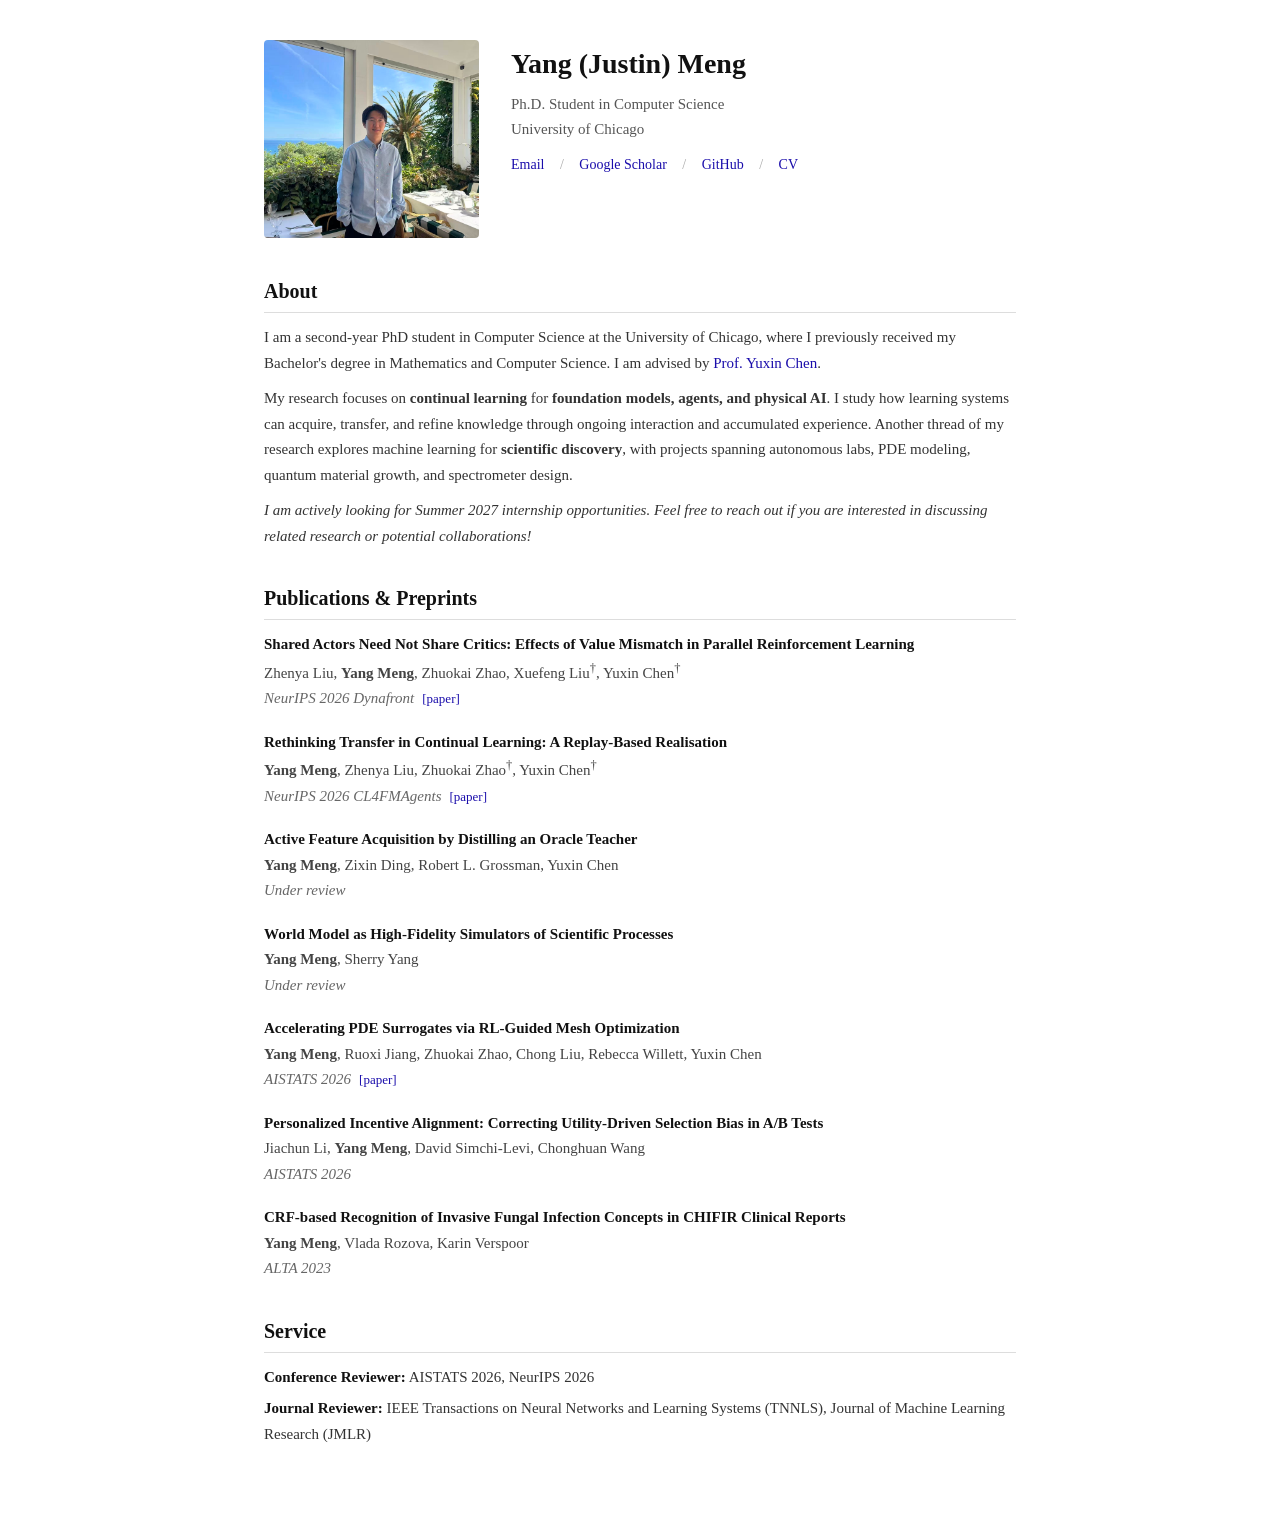
<file: index.html>
<!DOCTYPE html>
<html lang="en">
<head>
  <meta charset="UTF-8">
  <meta name="viewport" content="width=device-width, initial-scale=1.0">
  <title>Yang (Justin) Meng</title>
  <link rel="stylesheet" href="style.css">
</head>
<body>

  <div class="header">
    <div class="header-photo">
      <img src="profilev2.jpg" alt="Yang (Justin) Meng">
    </div>
    <div class="header-info">
      <h1>Yang (Justin) Meng</h1>
      <div class="subtitle">
        Ph.D. Student in Computer Science<br>
        University of Chicago
      </div>
      <div class="links">
        <a href="mailto:ymeng3@uchicago.edu">Email</a>
        <span class="sep">/</span>
        <a href="https://scholar.google.com/citations?user=q6AirxEAAAAJ&amp;hl=en">Google Scholar</a>
        <span class="sep">/</span>
        <a href="https://github.com/ymeng3">GitHub</a>
        <span class="sep">/</span>
        <a href="cv.pdf">CV</a>
      </div>
    </div>
  </div>

  <section class="bio">
    <h2>About</h2>
    <p>
      I am a second-year PhD student in Computer Science at the University of Chicago, where I previously
      received my Bachelor's degree in Mathematics and Computer Science. I am advised by
      <a href="https://yuxinchen.org/">Prof. Yuxin Chen</a>.
    </p>
    <p>
      My research focuses on <strong>continual learning</strong> for <strong>foundation models, agents, and physical AI</strong>. I
      study how learning systems can acquire, transfer, and refine knowledge through ongoing interaction
      and accumulated experience. Another thread of my research explores machine learning for
      <strong>scientific discovery</strong>, with projects spanning autonomous labs, PDE modeling, quantum material growth, and spectrometer
      design.
    </p>
    <p>
      <em>I am actively looking for Summer 2027 internship opportunities. Feel free to reach out
      if you are interested in discussing related research or potential collaborations!</em>
    </p>
  </section>

  <section>
    <h2>Publications &amp; Preprints</h2>
    <ul class="pub-list">
      <li>
        <span class="pub-title">Shared Actors Need Not Share Critics: Effects of Value Mismatch in Parallel Reinforcement Learning</span><br>
        <span class="pub-authors">Zhenya Liu, <span class="me">Yang Meng</span>, Zhuokai Zhao, Xuefeng Liu<sup>&dagger;</sup>, Yuxin Chen<sup>&dagger;</sup></span><br>
        <span class="pub-venue">NeurIPS 2026 Dynafront</span><span class="pub-links"><a href="https://www.alphaxiv.org/abs/2608.shared-actors-parallel-reinforcement-learning">[paper]</a></span>
      </li>
      <li>
        <span class="pub-title">Rethinking Transfer in Continual Learning: A Replay-Based Realisation</span><br>
        <span class="pub-authors"><span class="me">Yang Meng</span>, Zhenya Liu, Zhuokai Zhao<sup>&dagger;</sup>, Yuxin Chen<sup>&dagger;</sup></span><br>
        <span class="pub-venue">NeurIPS 2026 CL4FMAgents</span><span class="pub-links"><a href="https://arxiv.org/abs/2607.15587">[paper]</a></span>
      </li>
      <li>
        <span class="pub-title">Active Feature Acquisition by Distilling an Oracle Teacher</span><br>
        <span class="pub-authors"><span class="me">Yang Meng</span>, Zixin Ding, Robert L. Grossman, Yuxin Chen</span><br>
        <span class="pub-venue">Under review</span>
      </li>
      <li>
        <span class="pub-title">World Model as High-Fidelity Simulators of Scientific Processes</span><br>
        <span class="pub-authors"><span class="me">Yang Meng</span>, Sherry Yang</span><br>
        <span class="pub-venue">Under review</span>
      </li>
      <li>
        <span class="pub-title">Accelerating PDE Surrogates via RL-Guided Mesh Optimization</span><br>
        <span class="pub-authors"><span class="me">Yang Meng</span>, Ruoxi Jiang, Zhuokai Zhao, Chong Liu, Rebecca Willett, Yuxin Chen</span><br>
        <span class="pub-venue">AISTATS 2026</span><span class="pub-links"><a href="https://arxiv.org/abs/2603.02066">[paper]</a></span>
      </li>
      <li>
        <span class="pub-title">Personalized Incentive Alignment: Correcting Utility-Driven Selection Bias in A/B Tests</span><br>
        <span class="pub-authors">Jiachun Li, <span class="me">Yang Meng</span>, David Simchi-Levi, Chonghuan Wang</span><br>
        <span class="pub-venue">AISTATS 2026</span>
      </li>
      <li>
        <span class="pub-title">CRF-based Recognition of Invasive Fungal Infection Concepts in CHIFIR Clinical Reports</span><br>
        <span class="pub-authors"><span class="me">Yang Meng</span>, Vlada Rozova, Karin Verspoor</span><br>
        <span class="pub-venue">ALTA 2023</span>
      </li>
    </ul>
  </section>

  <section class="service">
    <h2>Service</h2>
    <ul class="service-list">
      <li><span class="service-role">Conference Reviewer:</span> AISTATS 2026, NeurIPS 2026</li>
      <li><span class="service-role">Journal Reviewer:</span> IEEE Transactions on Neural Networks and
        Learning Systems (TNNLS), Journal of Machine Learning Research (JMLR)</li>
    </ul>
  </section>

</body>
</html>
</file>
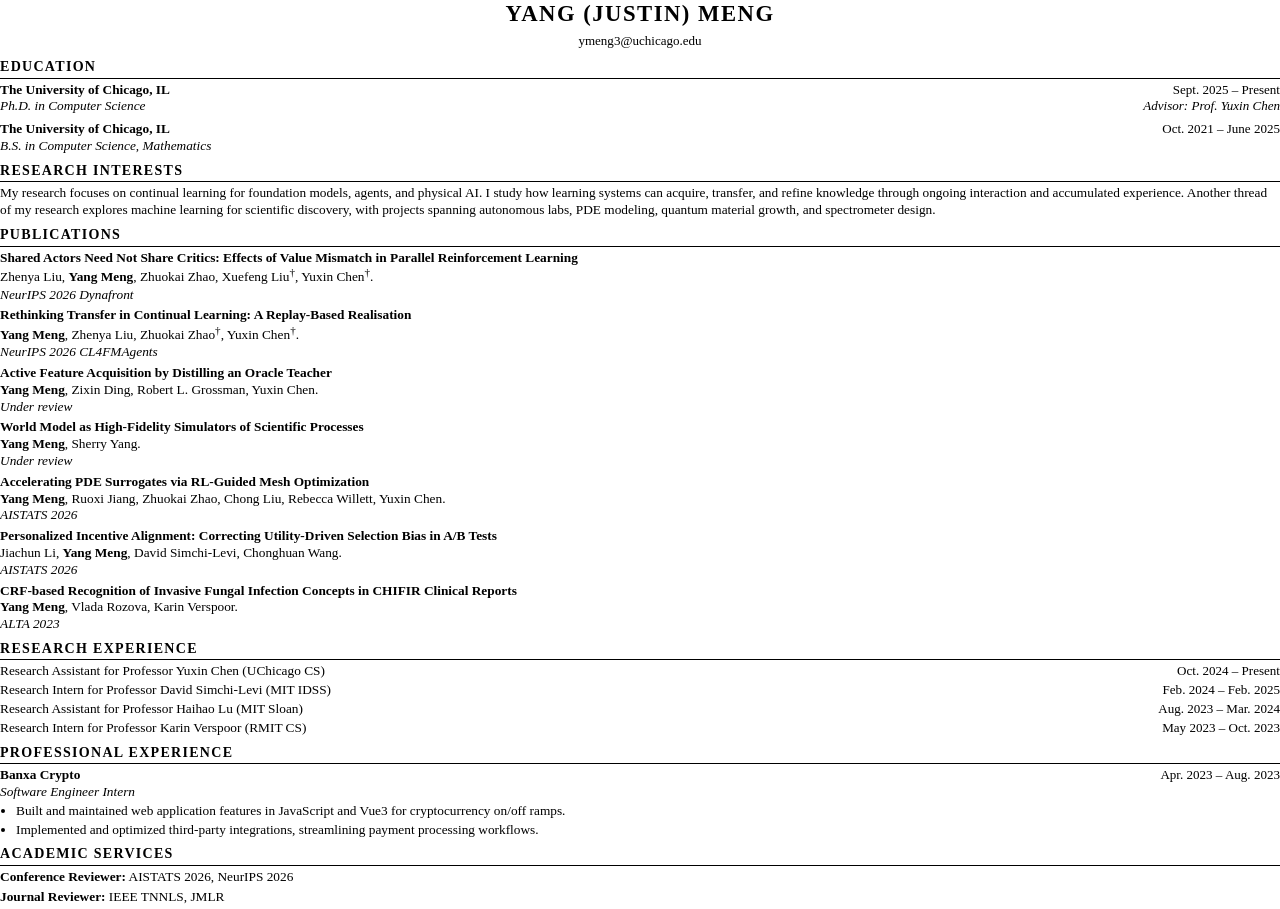
<file: cv-source.html>
<!DOCTYPE html>
<html lang="en">
<head>
<meta charset="UTF-8">
<title>Yang (Justin) Meng — CV</title>
<style>
  @page { size: letter; margin: 0.45in 0.7in 0.35in; }
  * { margin: 0; padding: 0; box-sizing: border-box; }
  body {
    font-family: Georgia, 'Times New Roman', serif;
    font-size: 10pt;
    line-height: 1.26;
    color: #000;
  }
  a { color: #000; text-decoration: none; }

  /* Header */
  .name {
    font-size: 17pt;
    font-weight: 700;
    letter-spacing: 1.5px;
    text-transform: uppercase;
    text-align: center;
  }
  .contact {
    text-align: center;
    font-size: 9.8pt;
    margin-top: 4px;
    margin-bottom: 9px;
  }
  .contact .dot { margin: 0 5px; }

  /* Sections */
  h2 {
    font-size: 10.5pt;
    font-weight: 700;
    letter-spacing: 1.3px;
    text-transform: uppercase;
    border-bottom: 1px solid #000;
    padding-bottom: 2px;
    margin-top: 7px;
    margin-bottom: 3px;
  }

  .entry { margin-bottom: 6px; page-break-inside: avoid; }

  .row {
    display: flex;
    justify-content: space-between;
    align-items: baseline;
    gap: 16px;
  }
  .row .left { font-weight: 700; }
  .row .right { font-size: 9.8pt; white-space: nowrap; }
  .detail { font-style: italic; }
  .line { margin-bottom: 2px; }
  .role { font-weight: 400; }
  .note { font-size: 9.8pt; font-style: italic; white-space: nowrap; }

  /* Publications */
  .pub { margin-bottom: 4px; page-break-inside: avoid; }
  .pub-note { font-size: 9.5pt; font-style: italic; margin-bottom: 4px; }
  .pub-title { font-weight: 700; }
  .pub-authors { font-size: 10pt; }
  .pub-authors .me { font-weight: 700; }
  .pub-venue { font-style: italic; font-size: 10pt; }
  .pub-venue .link { font-style: normal; }

  ul { margin: 2px 0 0 16px; }
  li { margin-bottom: 2px; }

  .kv { margin-bottom: 3px; }
  .kv .label { font-weight: 700; }
</style>
</head>
<body>

  <div class="name">Yang (Justin) Meng</div>
  <div class="contact">
    ymeng3@uchicago.edu
  </div>

  <h2>Education</h2>
  <div class="entry">
    <div class="row"><span class="left">The University of Chicago, IL</span><span class="right">Sept. 2025 – Present</span></div>
    <div class="row"><span class="detail">Ph.D. in Computer Science</span><span class="note">Advisor: Prof. Yuxin Chen</span></div>
  </div>
  <div class="entry">
    <div class="row"><span class="left">The University of Chicago, IL</span><span class="right">Oct. 2021 – June 2025</span></div>
    <div class="detail">B.S. in Computer Science, Mathematics</div>
  </div>

  <h2>Research Interests</h2>
  <p>
    My research focuses on continual learning for foundation models, agents, and physical AI. I
    study how learning systems can acquire, transfer, and refine knowledge through ongoing interaction and
    accumulated experience. Another thread of my research explores machine learning for scientific
    discovery, with projects spanning autonomous labs, PDE modeling, quantum material growth, and spectrometer design.
  </p>

  <h2>Publications</h2>

  <div class="pub">
    <div class="pub-title">Shared Actors Need Not Share Critics: Effects of Value Mismatch in Parallel Reinforcement Learning</div>
    <div class="pub-authors">Zhenya Liu, <span class="me">Yang Meng</span>, Zhuokai Zhao, Xuefeng Liu<sup>&dagger;</sup>, Yuxin Chen<sup>&dagger;</sup>.</div>
    <div class="pub-venue">NeurIPS 2026 Dynafront</div>
  </div>

  <div class="pub">
    <div class="pub-title">Rethinking Transfer in Continual Learning: A Replay-Based Realisation</div>
    <div class="pub-authors"><span class="me">Yang Meng</span>, Zhenya Liu, Zhuokai Zhao<sup>&dagger;</sup>, Yuxin Chen<sup>&dagger;</sup>.</div>
    <div class="pub-venue">NeurIPS 2026 CL4FMAgents</div>
  </div>

  <div class="pub">
    <div class="pub-title">Active Feature Acquisition by Distilling an Oracle Teacher</div>
    <div class="pub-authors"><span class="me">Yang Meng</span>, Zixin Ding, Robert L. Grossman, Yuxin Chen.</div>
    <div class="pub-venue">Under review</div>
  </div>

  <div class="pub">
    <div class="pub-title">World Model as High-Fidelity Simulators of Scientific Processes</div>
    <div class="pub-authors"><span class="me">Yang Meng</span>, Sherry Yang.</div>
    <div class="pub-venue">Under review</div>
  </div>

  <div class="pub">
    <div class="pub-title">Accelerating PDE Surrogates via RL-Guided Mesh Optimization</div>
    <div class="pub-authors"><span class="me">Yang Meng</span>, Ruoxi Jiang, Zhuokai Zhao, Chong Liu, Rebecca Willett, Yuxin Chen.</div>
    <div class="pub-venue">AISTATS 2026</div>
  </div>

  <div class="pub">
    <div class="pub-title">Personalized Incentive Alignment: Correcting Utility-Driven Selection Bias in A/B Tests</div>
    <div class="pub-authors">Jiachun Li, <span class="me">Yang Meng</span>, David Simchi-Levi, Chonghuan Wang.</div>
    <div class="pub-venue">AISTATS 2026</div>
  </div>

  <div class="pub">
    <div class="pub-title">CRF-based Recognition of Invasive Fungal Infection Concepts in CHIFIR Clinical Reports</div>
    <div class="pub-authors"><span class="me">Yang Meng</span>, Vlada Rozova, Karin Verspoor.</div>
    <div class="pub-venue">ALTA 2023</div>
  </div>

  <h2>Research Experience</h2>
  <div class="line">
    <div class="row"><span><span class="role">Research Assistant</span> for Professor Yuxin Chen (UChicago CS)</span><span class="right">Oct. 2024 – Present</span></div>
  </div>
  <div class="line">
    <div class="row"><span><span class="role">Research Intern</span> for Professor David Simchi-Levi (MIT IDSS)</span><span class="right">Feb. 2024 – Feb. 2025</span></div>
  </div>
  <div class="line">
    <div class="row"><span><span class="role">Research Assistant</span> for Professor Haihao Lu (MIT Sloan)</span><span class="right">Aug. 2023 – Mar. 2024</span></div>
  </div>
  <div class="line">
    <div class="row"><span><span class="role">Research Intern</span> for Professor Karin Verspoor (RMIT CS)</span><span class="right">May 2023 – Oct. 2023</span></div>
  </div>

  <h2>Professional Experience</h2>
  <div class="entry">
    <div class="row"><span class="left">Banxa Crypto</span><span class="right">Apr. 2023 – Aug. 2023</span></div>
    <div class="detail">Software Engineer Intern</div>
    <ul>
      <li>Built and maintained web application features in JavaScript and Vue3 for cryptocurrency on/off ramps.</li>
      <li>Implemented and optimized third-party integrations, streamlining payment processing workflows.</li>
    </ul>
  </div>

  <h2>Academic Services</h2>
  <div class="kv"><span class="label">Conference Reviewer:</span> AISTATS 2026, NeurIPS 2026</div>
  <div class="kv"><span class="label">Journal Reviewer:</span> IEEE TNNLS, JMLR</div>


</body>
</html>
</file>
<file: style.css>
* {
  margin: 0;
  padding: 0;
  box-sizing: border-box;
}

body {
  font-family: Georgia, 'Times New Roman', serif;
  color: #333;
  line-height: 1.7;
  max-width: 800px;
  margin: 0 auto;
  padding: 40px 24px 60px;
  background: #fff;
}

a {
  color: #1a0dab;
  text-decoration: none;
}

a:hover {
  text-decoration: underline;
}

/* Header */
.header {
  display: flex;
  gap: 32px;
  align-items: flex-start;
  margin-bottom: 36px;
}

.header-photo img {
  width: 215px;
  height: auto;
  display: block;
  border-radius: 4px;
}

.header-info h1 {
  font-size: 28px;
  font-weight: 700;
  margin-bottom: 4px;
  color: #111;
}

.header-info .subtitle {
  font-size: 15px;
  color: #555;
  margin-bottom: 10px;
}

.header-info .links {
  font-size: 14px;
  margin-top: 8px;
}

.header-info .links a {
  margin-right: 12px;
}

.header-info .links .sep {
  color: #aaa;
  margin-right: 12px;
}

/* Sections */
section {
  margin-bottom: 32px;
}

section h2 {
  font-size: 20px;
  font-weight: 700;
  color: #111;
  margin-bottom: 12px;
  padding-bottom: 4px;
  border-bottom: 1px solid #ddd;
}

.bio {
  font-size: 15px;
}

.bio p {
  margin-bottom: 10px;
}

/* Publications */
.pub-note {
  font-size: 13px;
  font-style: italic;
  color: #666;
  margin-bottom: 12px;
}

.pub-list {
  list-style: none;
}

.pub-list li {
  margin-bottom: 18px;
  font-size: 15px;
}

.pub-title {
  font-weight: 600;
  color: #111;
}

.pub-authors {
  color: #444;
}

.pub-authors .me {
  font-weight: 600;
}

.pub-venue {
  font-style: italic;
  color: #666;
}

.pub-links {
  font-size: 13px;
  margin-left: 8px;
}

.pub-links a {
  margin-right: 8px;
}

/* Service */
.service-list {
  list-style: none;
  font-size: 15px;
}

.service-list li {
  margin-bottom: 6px;
}

.service-role {
  font-weight: 600;
  color: #111;
}

/* Responsive */
@media (max-width: 600px) {
  .header {
    flex-direction: column;
    align-items: center;
    text-align: center;
  }

  .header-photo img {
    width: 100%;
    max-width: 320px;
  }

  .header-info .links {
    display: flex;
    flex-wrap: wrap;
    justify-content: center;
    gap: 4px;
  }

  body {
    padding: 24px 16px 40px;
  }
}
</file>
